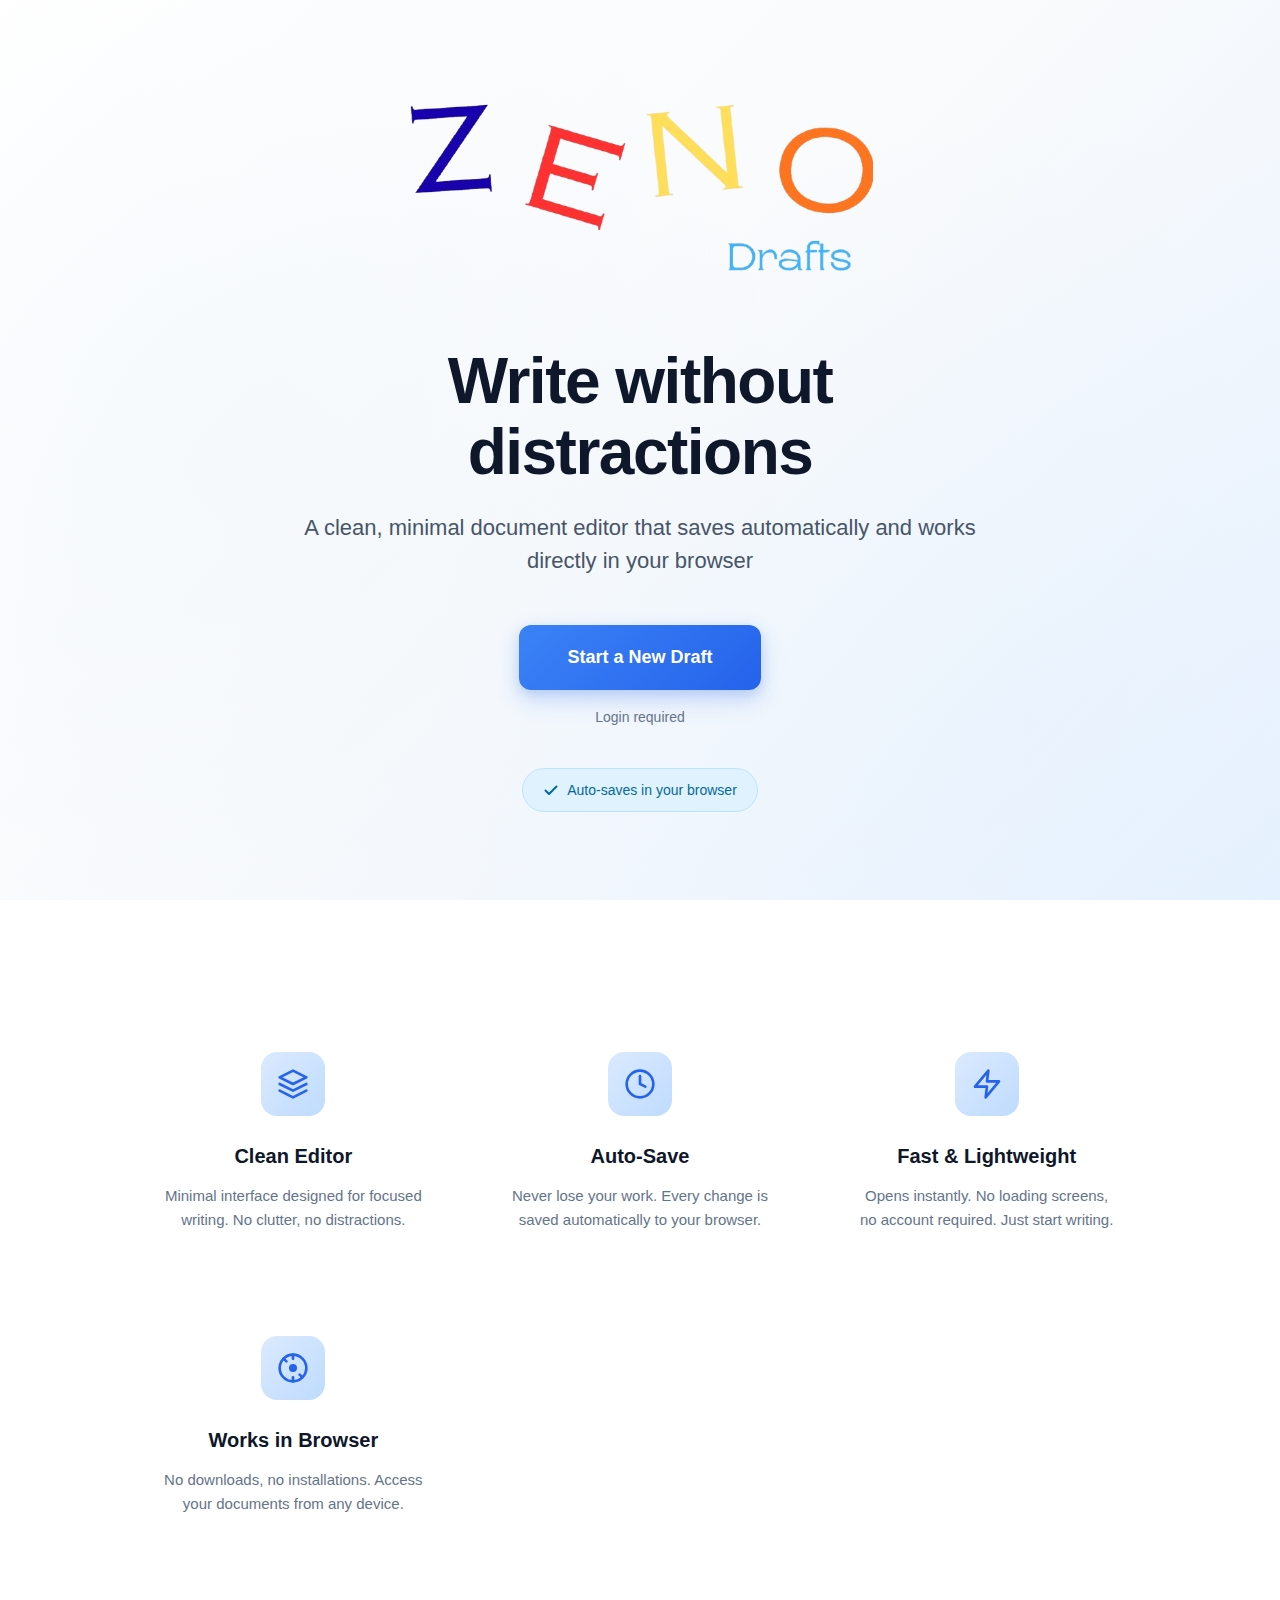
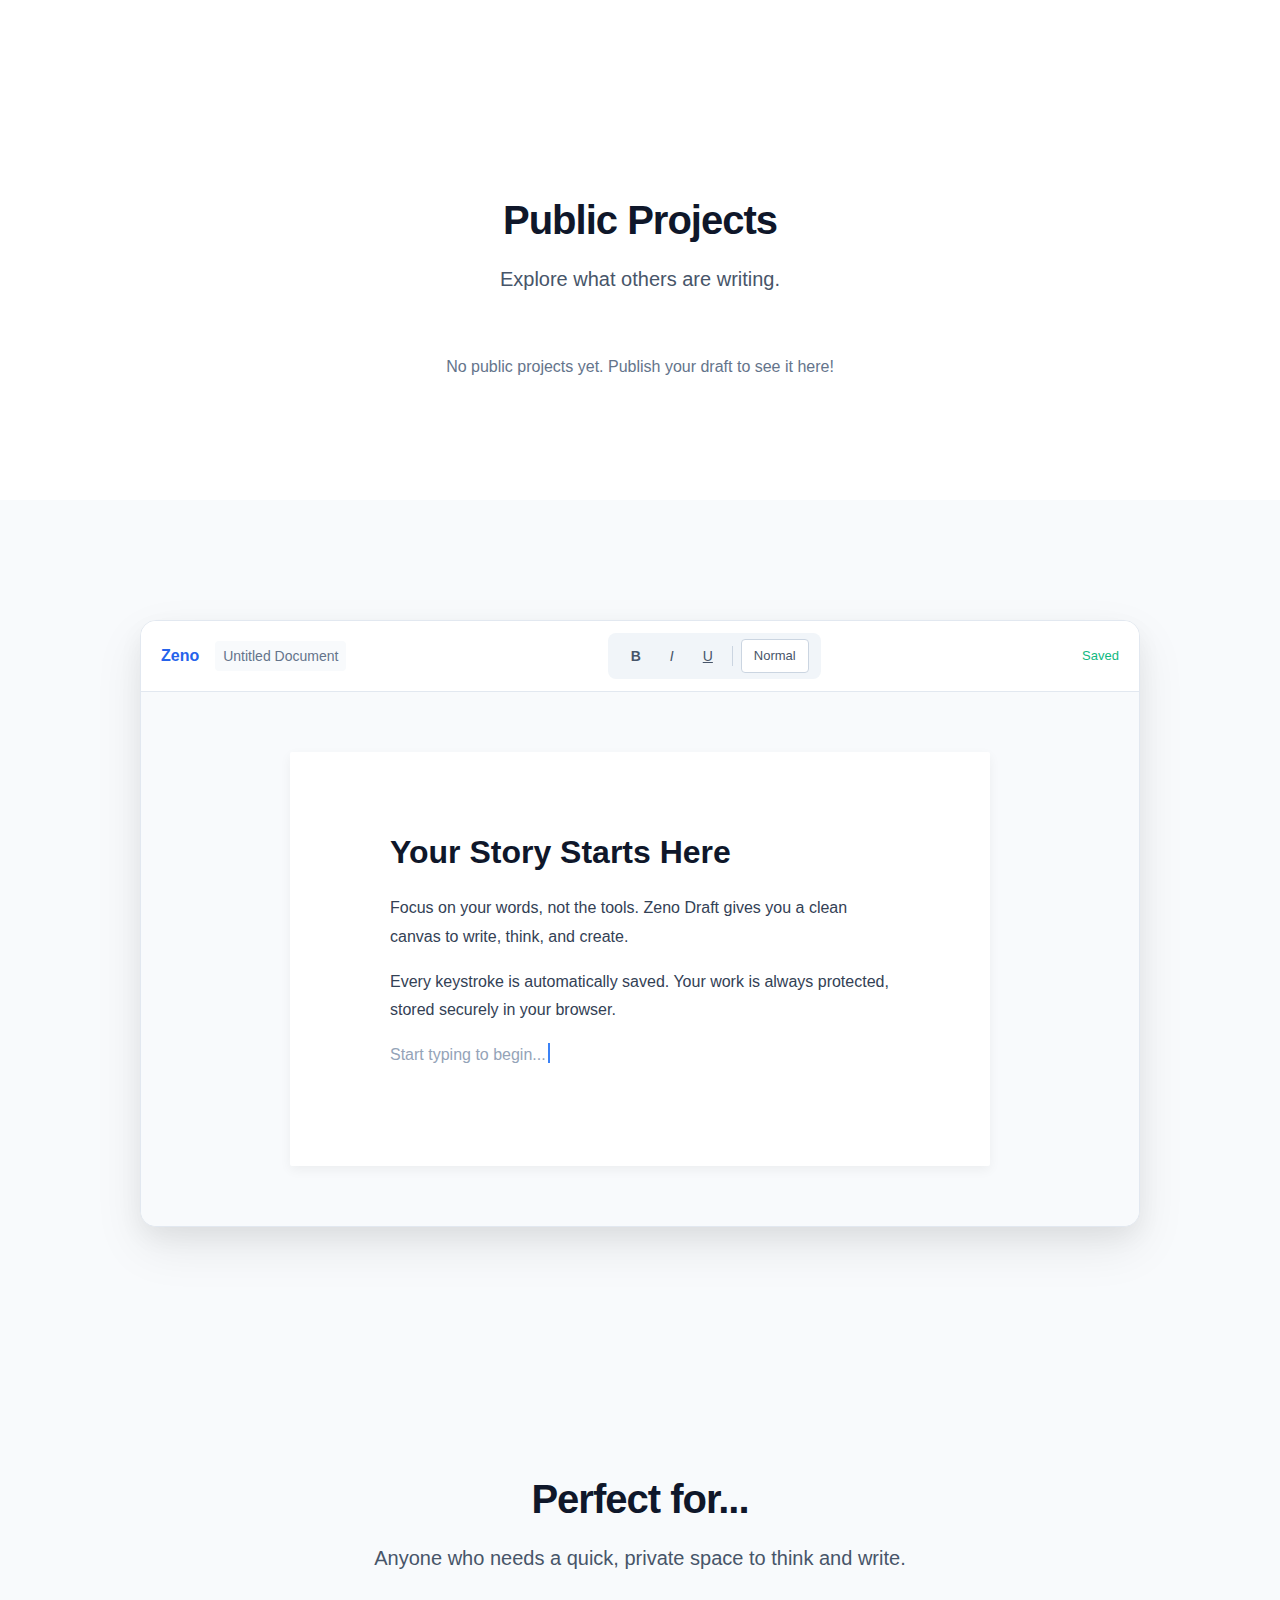
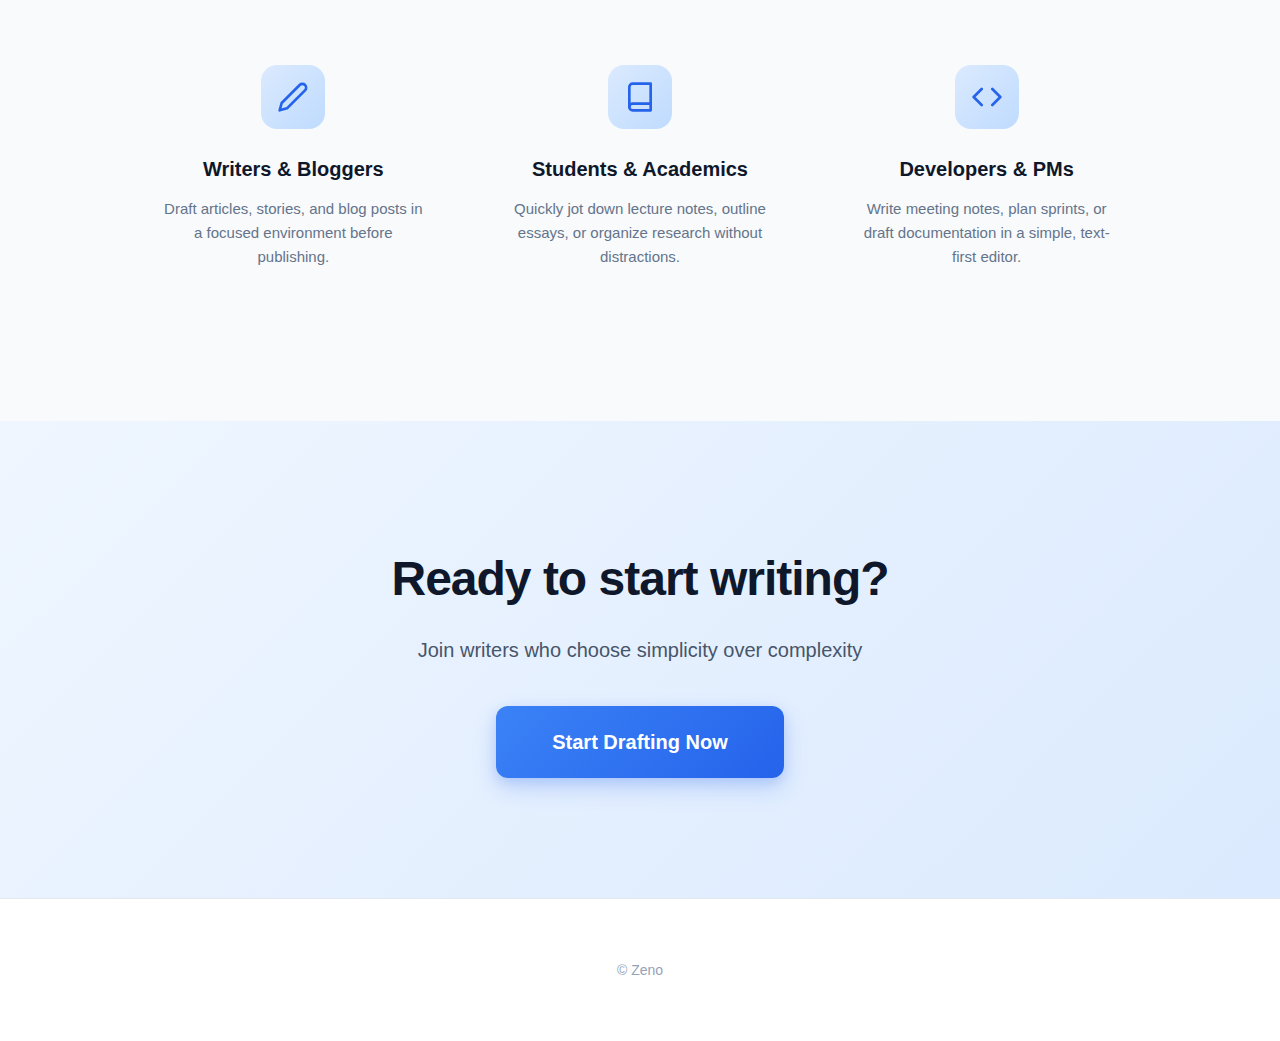
<file: index.html>
<!DOCTYPE html>
<html lang="en">
<head>
    <meta charset="UTF-8">
    <meta name="viewport" content="width=device-width, initial-scale=1.0">
    <title>Zeno Draft - Write without distractions</title>
    <meta name="description" content="A simple, fast, browser-based document editor focused on distraction-free writing. No login required.">
    <link rel="stylesheet" href="landing-style.css">
    <link rel="icon" type="image/png" href="/favicon.png">

</head>
<body>
    
    <!-- HERO SECTION -->
    <section class="hero">
        <div class="container">
            <!-- Logo/Brand -->
            <div class="brand">
                <img src="logo.png" alt="Zeno Draft Logo">
                
            </div>
            
            <!-- Hero Content -->
            <div class="hero-content">
                <h2 class="headline">Write without distractions</h2>
                <p class="subheadline">A clean, minimal document editor that saves automatically and works directly in your browser</p>
                
                <!-- Primary CTA -->
                <div class="cta-group">
                    <a href="docs.html" class="btn-primary">Start a New Draft</a>
                    <p class="cta-note">Login required</p>
                </div>
            </div>
            
            <!-- Hero Badge/Trust Element -->
            <div class="hero-badge">
                <svg width="16" height="16" viewBox="0 0 16 16" fill="none" xmlns="http://www.w3.org/2000/svg">
                    <path d="M13.5 4.5L6 12L2.5 8.5" stroke="currentColor" stroke-width="2" stroke-linecap="round" stroke-linejoin="round"/>
                </svg>
                <span>Auto-saves in your browser</span>
            </div>
        </div>
    </section>
    
    <!-- Why Zeno Draft -->
    <section class="features">
        <div class="container">
            <div class="features-grid">
                
                <!-- Feature 1 -->
                <div class="feature-card">
                    <div class="feature-icon">
                        <svg width="32" height="32" viewBox="0 0 24 24" fill="none" xmlns="http://www.w3.org/2000/svg">
                            <path d="M12 2L2 7L12 12L22 7L12 2Z" stroke="currentColor" stroke-width="2" stroke-linecap="round" stroke-linejoin="round"/>
                            <path d="M2 17L12 22L22 17" stroke="currentColor" stroke-width="2" stroke-linecap="round" stroke-linejoin="round"/>
                            <path d="M2 12L12 17L22 12" stroke="currentColor" stroke-width="2" stroke-linecap="round" stroke-linejoin="round"/>
                        </svg>
                    </div>
                    <h3 class="feature-title">Clean Editor</h3>
                    <p class="feature-description">Minimal interface designed for focused writing. No clutter, no distractions.</p>
                </div>
                
                <!-- Feature 2 -->
                <div class="feature-card">
                    <div class="feature-icon">
                        <svg width="32" height="32" viewBox="0 0 24 24" fill="none" xmlns="http://www.w3.org/2000/svg">
                            <circle cx="12" cy="12" r="10" stroke="currentColor" stroke-width="2"/>
                            <path d="M12 6V12L16 14" stroke="currentColor" stroke-width="2" stroke-linecap="round"/>
                        </svg>
                    </div>
                    <h3 class="feature-title">Auto-Save</h3>
                    <p class="feature-description">Never lose your work. Every change is saved automatically to your browser.</p>
                </div>
                
                <!-- Feature 3 -->
                <div class="feature-card">
                    <div class="feature-icon">
                        <svg width="32" height="32" viewBox="0 0 24 24" fill="none" xmlns="http://www.w3.org/2000/svg">
                            <path d="M13 2L3 14H12L11 22L21 10H12L13 2Z" stroke="currentColor" stroke-width="2" stroke-linecap="round" stroke-linejoin="round"/>
                        </svg>
                    </div>
                    <h3 class="feature-title">Fast & Lightweight</h3>
                    <p class="feature-description">Opens instantly. No loading screens, no account required. Just start writing.</p>
                </div>
                
                <!-- Feature 4 -->
                <div class="feature-card">
                    <div class="feature-icon">
                        <svg width="32" height="32" viewBox="0 0 24 24" fill="none" xmlns="http://www.w3.org/2000/svg">
                            <circle cx="12" cy="12" r="10" stroke="currentColor" stroke-width="2"/>
                            <circle cx="12" cy="12" r="3" fill="currentColor"/>
                            <path d="M12 2V5" stroke="currentColor" stroke-width="2" stroke-linecap="round"/>
                            <path d="M12 19V22" stroke="currentColor" stroke-width="2" stroke-linecap="round"/>
                            <path d="M4.93 4.93L7.05 7.05" stroke="currentColor" stroke-width="2" stroke-linecap="round"/>
                            <path d="M16.95 16.95L19.07 19.07" stroke="currentColor" stroke-width="2" stroke-linecap="round"/>
                        </svg>
                    </div>
                    <h3 class="feature-title">Works in Browser</h3>
                    <p class="feature-description">No downloads, no installations. Access your documents from any device.</p>
                </div>
                
            </div>
        </div>
    </section>

    <!-- Public Projects Section -->
    <section class="features" id="projects">
        <div class="container">
            <div style="text-align: center; max-width: 700px; margin: 0 auto 60px;">
                <h2 class="final-cta-headline" style="font-size: 40px; margin-bottom: 12px;">Public Projects</h2>
                <p class="subheadline" style="font-size: 20px; margin-bottom: 0;">Explore what others are writing.</p>
            </div>
            <div class="features-grid" id="projects-grid">
                <!-- Projects will be dynamically inserted here -->
                <p id="no-projects-msg" style="grid-column: 1 / -1; text-align: center; color: #64748b;">No public projects yet. Publish your draft to see it here!</p>
            </div>
        </div>
    </section>
    
    <!-- How it works -->
    <section class="preview" id="editor">
        <div class="container">
            <div class="preview-wrapper">
                <!-- Mock Editor Interface -->
                <div class="mock-editor">
                    <!-- Mock Toolbar -->
                    <div class="mock-toolbar">
                        <div class="mock-toolbar-left">
                            <div class="mock-logo-small">Zeno</div>
                            <div class="mock-doc-title">Untitled Document</div>
                        </div>
                        <div class="mock-toolbar-controls">
                            <div class="mock-btn"><strong>B</strong></div>
                            <div class="mock-btn"><em>I</em></div>
                            <div class="mock-btn"><u>U</u></div>
                            <div class="mock-divider"></div>
                            <div class="mock-select">Normal</div>
                        </div>
                        <div class="mock-toolbar-right">
                            <div class="mock-status">Saved</div>
                        </div>
                    </div>
                    
                    <!-- Mock Document -->
                    <div class="mock-document">
                        <div class="mock-page">
                            <h1 class="mock-heading">Your Story Starts Here</h1>
                            <p class="mock-paragraph">Focus on your words, not the tools. Zeno Draft gives you a clean canvas to write, think, and create.</p>
                            <p class="mock-paragraph">Every keystroke is automatically saved. Your work is always protected, stored securely in your browser.</p>
                            <p class="mock-paragraph mock-cursor">Start typing to begin...</p>
                        </div>
                    </div>
                </div>
            </div>
        </div>
    </section>

    <!-- Use cases -->
    <section class="features" style="background: #f8fafc;">
        <div class="container">
            <div style="text-align: center; max-width: 700px; margin: 0 auto 60px;">
                <h2 class="final-cta-headline" style="font-size: 40px; margin-bottom: 12px;">Perfect for...</h2>
                <p class="subheadline" style="font-size: 20px; margin-bottom: 0;">Anyone who needs a quick, private space to think and write.</p>
            </div>
            <div class="features-grid">
                
                <!-- Use Case 1 -->
                <div class="feature-card">
                    <div class="feature-icon">
                        <svg width="32" height="32" viewBox="0 0 24 24" fill="none" xmlns="http://www.w3.org/2000/svg">
                            <path d="M17 3a2.828 2.828 0 1 1 4 4L7.5 20.5 2 22l1.5-5.5L17 3z" stroke="currentColor" stroke-width="2" stroke-linecap="round" stroke-linejoin="round"/>
                        </svg>
                    </div>
                    <h3 class="feature-title">Writers & Bloggers</h3>
                    <p class="feature-description">Draft articles, stories, and blog posts in a focused environment before publishing.</p>
                </div>
                
                <!-- Use Case 2 -->
                <div class="feature-card">
                    <div class="feature-icon">
                        <svg width="32" height="32" viewBox="0 0 24 24" fill="none" xmlns="http://www.w3.org/2000/svg">
                            <path d="M4 19.5A2.5 2.5 0 0 1 6.5 17H20" stroke="currentColor" stroke-width="2" stroke-linecap="round" stroke-linejoin="round"/>
                            <path d="M6.5 2H20v20H6.5A2.5 2.5 0 0 1 4 19.5v-15A2.5 2.5 0 0 1 6.5 2z" stroke="currentColor" stroke-width="2" stroke-linecap="round" stroke-linejoin="round"/>
                        </svg>
                    </div>
                    <h3 class="feature-title">Students & Academics</h3>
                    <p class="feature-description">Quickly jot down lecture notes, outline essays, or organize research without distractions.</p>
                </div>
                
                <!-- Use Case 3 -->
                <div class="feature-card">
                    <div class="feature-icon">
                        <svg width="32" height="32" viewBox="0 0 24 24" fill="none" xmlns="http://www.w3.org/2000/svg">
                            <polyline points="16 18 22 12 16 6" stroke="currentColor" stroke-width="2" stroke-linecap="round" stroke-linejoin="round"></polyline>
                            <polyline points="8 6 2 12 8 18" stroke="currentColor" stroke-width="2" stroke-linecap="round" stroke-linejoin="round"></polyline>
                        </svg>
                    </div>
                    <h3 class="feature-title">Developers & PMs</h3>
                    <p class="feature-description">Write meeting notes, plan sprints, or draft documentation in a simple, text-first editor.</p>
                </div>
                
            </div>
        </div>
    </section>
    
    <!-- FINAL CTA SECTION -->
    <section class="final-cta">
        <div class="container">
            <div class="final-cta-content">
                <h2 class="final-cta-headline">Ready to start writing?</h2>
                <p class="final-cta-subheadline">Join writers who choose simplicity over complexity</p>
                <a href="docs.html" class="btn-primary btn-large">Start Drafting Now</a>
            </div>
        </div>
    </section>
    
    <!-- FOOTER -->
    <footer class="footer">
        <div class="container">
            <p class="footer-text">© Zeno</p>
        </div>
    </footer>
    
    <script>
        document.addEventListener('DOMContentLoaded', () => {
            const projectsGrid = document.getElementById('projects-grid');
            const noProjectsMsg = document.getElementById('no-projects-msg');
            const allDocs = JSON.parse(localStorage.getItem('zenoDocs') || '{}');
            
            const publicProjects = [];
            for (const user in allDocs) {
                const userProjects = allDocs[user] || [];
                userProjects.forEach(project => {
                    if (project.published) {
                        publicProjects.push({ ...project, author: user });
                    }
                });
            }

            if (publicProjects.length > 0) {
                if(noProjectsMsg) noProjectsMsg.style.display = 'none';
                publicProjects.forEach(project => {
                    const projectCard = document.createElement('a');
                    projectCard.href = `docs.html?id=${project.id}`;
                    projectCard.className = 'feature-card'; // Re-using feature card style
                    projectCard.style.textAlign = 'left';
                    projectCard.style.textDecoration = 'none';

                    projectCard.innerHTML = `
                        <h3 class="feature-title">${project.title || 'Untitled Project'}</h3>
                        <p class="feature-description">By ${project.author}</p>
                    `;
                    projectsGrid.appendChild(projectCard);
                });
            }
        });
    </script>
    
</body>
</html>
</file>
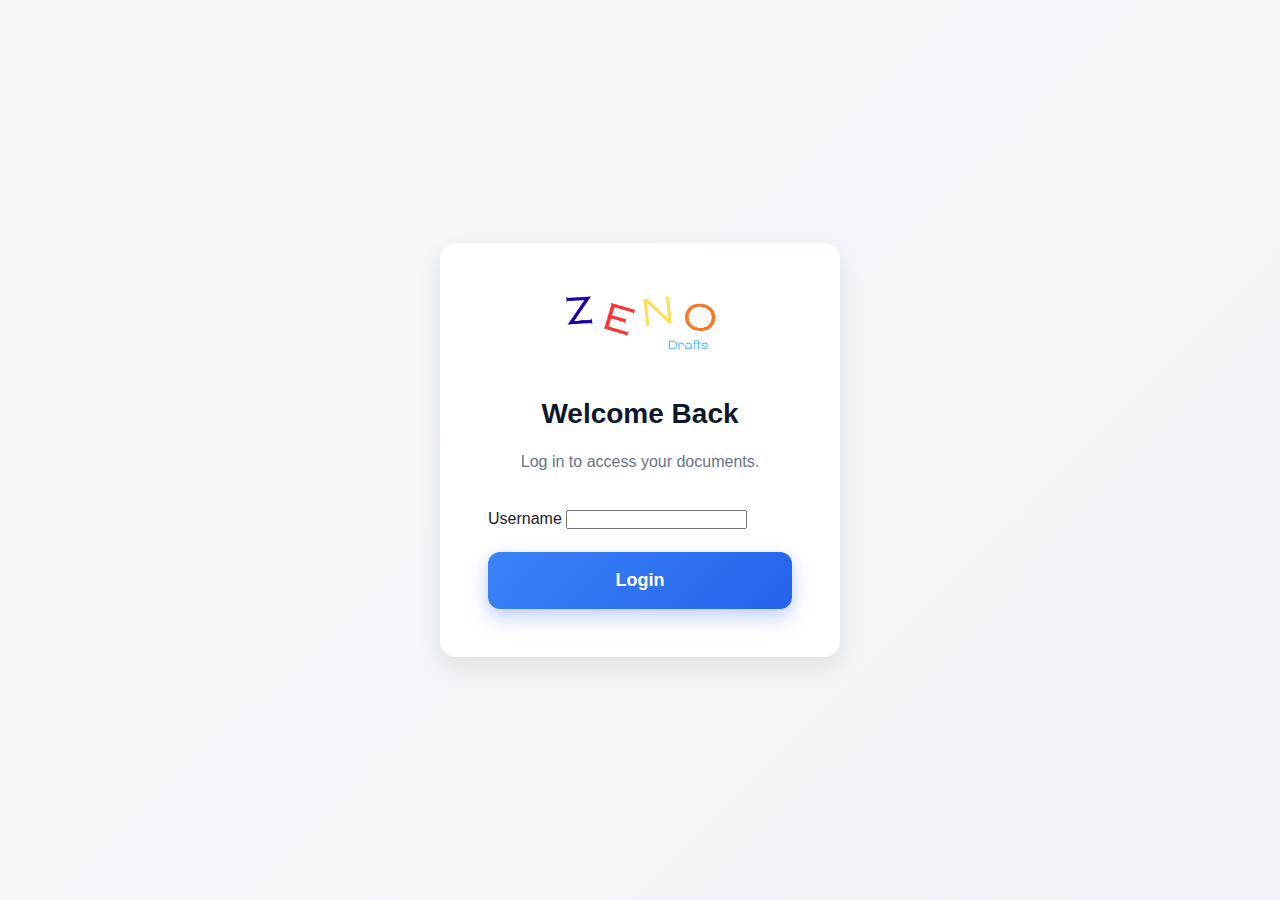
<file: docs.html>
<!DOCTYPE html>
<html lang="en">
<head>
    <meta charset="UTF-8">
    <meta name="viewport" content="width=device-width, initial-scale=1.0">
    <title>Zeno Draft - Untitled Document</title>
    <link rel="stylesheet" href="docs-style.css">
    <link rel="icon" type="image/png" href="/favicon.png">
    <script>
        // Auth check: redirect to login if user is not logged in
        if (!sessionStorage.getItem('zeno-user')) {
            // Pass the intended destination so login can redirect back.
            window.location.href = `login.html`;
        }
    </script>
</head>
<body>
    <!-- Top Navigation Bar -->
    <nav class="navbar">
        <div class="navbar-container">
            <div class="navbar-left">
                <h1 class="app-name">Zeno Draft</h1>
                <input type="text" id="doc-title" class="doc-title" value="Untitled Document" placeholder="Document title">
            </div>
            
            <div class="navbar-center">
                <!-- Formatting Toolbar -->
                <div class="toolbar">
                    <!-- Text Formatting -->
                    <button class="toolbar-btn" id="bold-btn" title="Bold (Ctrl+B)" data-command="bold">
                        <strong>B</strong>
                    </button>
                    <button class="toolbar-btn" id="italic-btn" title="Italic (Ctrl+I)" data-command="italic">
                        <em>I</em>
                    </button>
                    <button class="toolbar-btn" id="underline-btn" title="Underline (Ctrl+U)" data-command="underline">
                        <u>U</u>
                    </button>
                    
                    <div class="toolbar-divider"></div>
                    
                    <!-- Font Size -->
                    <select id="font-size" class="toolbar-select" title="Font size">
                        <option value="1">Small</option>
                        <option value="3" selected>Normal</option>
                        <option value="5">Large</option>
                        <option value="7">Huge</option>
                    </select>
                    
                    <div class="toolbar-divider"></div>
                    
                    <!-- Headings -->
                    <select id="format-block" class="toolbar-select" title="Format">
                        <option value="p">Normal</option>
                        <option value="h1">Heading 1</option>
                        <option value="h2">Heading 2</option>
                        <option value="h3">Heading 3</option>
                    </select>
                    
                    <div class="toolbar-divider"></div>
                    
                    <!-- Text Alignment -->
                    <button class="toolbar-btn" title="Align Left" data-command="justifyLeft">
                        <svg width="16" height="16" viewBox="0 0 16 16" fill="none" xmlns="http://www.w3.org/2000/svg">
                            <path d="M2 3h12M2 6h8M2 9h12M2 12h8" stroke="currentColor" stroke-width="1.5" stroke-linecap="round"/>
                        </svg>
                    </button>
                    <button class="toolbar-btn" title="Align Center" data-command="justifyCenter">
                        <svg width="16" height="16" viewBox="0 0 16 16" fill="none" xmlns="http://www.w3.org/2000/svg">
                            <path d="M2 3h12M4 6h8M2 9h12M4 12h8" stroke="currentColor" stroke-width="1.5" stroke-linecap="round"/>
                        </svg>
                    </button>
                    <button class="toolbar-btn" title="Align Right" data-command="justifyRight">
                        <svg width="16" height="16" viewBox="0 0 16 16" fill="none" xmlns="http://www.w3.org/2000/svg">
                            <path d="M2 3h12M6 6h8M2 9h12M6 12h8" stroke="currentColor" stroke-width="1.5" stroke-linecap="round"/>
                        </svg>
                    </button>
                    
                    <div class="toolbar-divider"></div>
                    
                    <!-- Lists -->
                    <button class="toolbar-btn" title="Bullet List" data-command="insertUnorderedList">
                        <svg width="16" height="16" viewBox="0 0 16 16" fill="none" xmlns="http://www.w3.org/2000/svg">
                            <circle cx="3" cy="4" r="1.5" fill="currentColor"/>
                            <circle cx="3" cy="8" r="1.5" fill="currentColor"/>
                            <circle cx="3" cy="12" r="1.5" fill="currentColor"/>
                            <path d="M7 4h7M7 8h7M7 12h7" stroke="currentColor" stroke-width="1.5" stroke-linecap="round"/>
                        </svg>
                    </button>
                    <button class="toolbar-btn" title="Numbered List" data-command="insertOrderedList">
                        <svg width="16" height="16" viewBox="0 0 16 16" fill="none" xmlns="http://www.w3.org/2000/svg">
                            <text x="1" y="6" font-size="7" fill="currentColor" font-weight="600">1.</text>
                            <text x="1" y="10" font-size="7" fill="currentColor" font-weight="600">2.</text>
                            <text x="1" y="14" font-size="7" fill="currentColor" font-weight="600">3.</text>
                            <path d="M7 4h7M7 8h7M7 12h7" stroke="currentColor" stroke-width="1.5" stroke-linecap="round"/>
                        </svg>
                    </button>
                </div>
            </div>
            
            <div class="navbar-right">
                <span class="save-status" id="save-status">
                    <svg width="14" height="14" viewBox="0 0 16 16" fill="none" xmlns="http://www.w3.org/2000/svg">
                        <path d="M13.5 4.5L6 12L2.5 8.5" stroke="currentColor" stroke-width="2" stroke-linecap="round" stroke-linejoin="round"/>
                    </svg>
                    <span id="save-text">Saved</span>
                </span>
                <button class="save-btn" id="publish-btn" style="background: linear-gradient(135deg, #10b981 0%, #059669 100%);" title="Make this document public">
                    Publish
                </button>
                <button class="save-btn" id="save-btn">
                    <svg width="14" height="14" viewBox="0 0 16 16" fill="none" xmlns="http://www.w3.org/2000/svg">
                        <path d="M12 13H4c-.55 0-1-.45-1-1V4c0-.55.45-1 1-1h6l3 3v6c0 .55-.45 1-1 1z" stroke="currentColor" stroke-width="1.5" stroke-linecap="round" stroke-linejoin="round"/>
                        <path d="M10 13v-4H6v4M6 3v3h3" stroke="currentColor" stroke-width="1.5" stroke-linecap="round" stroke-linejoin="round"/>
                    </svg>
                    Save
                </button>
            </div>
        </div>
    </nav>
    
    <!-- Document Canvas -->
    <div class="canvas">
        <div class="page" id="editor" contenteditable="true" spellcheck="true">
            <!-- Blank canvas - content loads from localStorage or starts empty -->
        </div>
    </div>
    
    <script src="docs-script.js"></script>
</body>
</html>
</file>
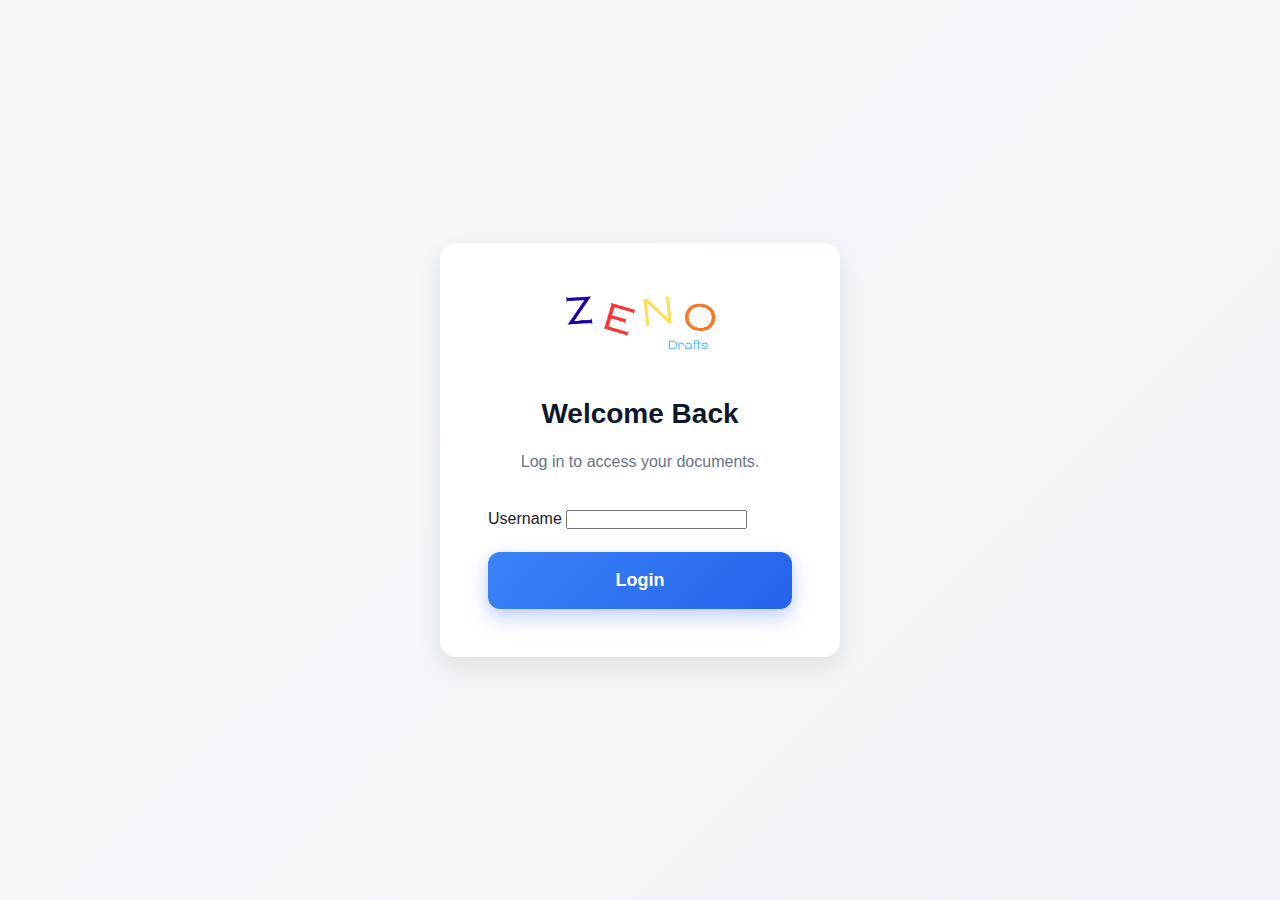
<file: login.html>
<!DOCTYPE html>
<html lang="en">
<head>
    <meta charset="UTF-8">
    <meta name="viewport" content="width=device-width, initial-scale=1.0">
    <title>Login - Zeno Draft</title>
    <link rel="stylesheet" href="landing-style.css">
    <link rel="icon" type="image/png" href="/favicon.png">
    <style>
        .login-section {
            min-height: 100vh;
            display: flex;
            align-items: center;
            justify-content: center;
            padding: 40px 24px;
        }
        .login-form-container {
            max-width: 400px;
            width: 100%;
            background: white;
            padding: 48px;
            border-radius: 16px;
            box-shadow: 0 10px 25px rgba(0, 0, 0, 0.08);
            text-align: center;
        }
        .login-form-container .brand {
            margin-bottom: 32px;
        }
        .login-form-container h2 {
            font-size: 28px;
            color: #0f172a;
            margin-bottom: 12px;
        }
        .login-form-container p {
            color: #64748b;
            margin-bottom: 32px;
        }
        .form-group {
            margin-bottom: 20px;
            text-align: left;
        }
    </style>
</head>
<body>
    <section class="login-section">
        <div class="login-form-container">
            <div class="brand">
                <img src="logo.png" alt="Zeno Draft Logo" style="max-width: 150px;">
            </div>
            <h2>Welcome Back</h2>
            <p>Log in to access your documents.</p>
            <form id="login-form">
                <div class="form-group">
                    <label for="username">Username</label>
                    <input type="text" id="username" name="username" class="doc-title" style="max-width: 100%;" required>
                </div>
                <button type="submit" class="btn-primary" style="width: 100%;">Login</button>
            </form>
        </div>
    </section>
    <script src="login.js"></script>
</body>
</html>
</file>
<file: landing-style.css>
/**
 * ZENO DRAFT - LANDING PAGE STYLES
 * Modern SaaS design with light + light blue theme
 */

/* ===========================
   RESET & BASE STYLES
   =========================== */
* {
    margin: 0;
    padding: 0;
    box-sizing: border-box;
}

html {
    scroll-behavior: smooth;
}

body {
    font-family: -apple-system, BlinkMacSystemFont, 'Segoe UI', 'Roboto', 'Oxygen', 
                 'Ubuntu', 'Cantarell', 'Fira Sans', 'Droid Sans', 'Helvetica Neue', sans-serif;
    -webkit-font-smoothing: antialiased;
    -moz-osx-font-smoothing: grayscale;
    background: linear-gradient(135deg, #f5f7fa 0%, #f0f4f8 100%);
    color: #1a202c;
    line-height: 1.6;
    overflow-x: hidden;
}

/* ===========================
   CONTAINER
   =========================== */
.container {
    max-width: 1200px;
    margin: 0 auto;
    padding: 0 24px;
}

/* ===========================
   HERO SECTION
   =========================== */
.hero {
    min-height: 100vh;
    display: flex;
    align-items: center;
    justify-content: center;
    padding: 60px 0;
    background: linear-gradient(135deg, #ffffff 0%, #f8fafc 50%, #e8f2ff 100%);
    position: relative;
    overflow: hidden;
}

/* Subtle background pattern */
.hero::before {
    content: '';
    position: absolute;
    top: 0;
    left: 0;
    right: 0;
    bottom: 0;
    background-image: 
        radial-gradient(circle at 20% 50%, rgba(66, 153, 225, 0.03) 0%, transparent 50%),
        radial-gradient(circle at 80% 80%, rgba(99, 179, 237, 0.03) 0%, transparent 50%);
    pointer-events: none;
}

.hero .container {
    position: relative;
    z-index: 1;
    text-align: center;
}

/* Brand/Logo */
.brand {
    margin-bottom: 60px;
}

.logo {
    font-size: 28px;
    font-weight: 600;
    color: #2563eb;
    letter-spacing: -0.5px;
}

/* Hero Content */
.hero-content {
    max-width: 720px;
    margin: 0 auto;
}

.headline {
    font-size: 64px;
    font-weight: 700;
    line-height: 1.1;
    margin-bottom: 24px;
    color: #0f172a;
    letter-spacing: -1.5px;
}

.subheadline {
    font-size: 22px;
    line-height: 1.5;
    color: #475569;
    margin-bottom: 48px;
    font-weight: 400;
}

/* CTA Group */
.cta-group {
    margin-bottom: 40px;
}

.btn-primary {
    display: inline-block;
    background: linear-gradient(135deg, #3b82f6 0%, #2563eb 100%);
    color: white;
    font-size: 18px;
    font-weight: 600;
    padding: 18px 48px;
    border-radius: 12px;
    text-decoration: none;
    box-shadow: 0 10px 25px rgba(37, 99, 235, 0.2),
                0 4px 12px rgba(37, 99, 235, 0.15);
    transition: all 0.3s cubic-bezier(0.4, 0, 0.2, 1);
    border: none;
    cursor: pointer;
}

.btn-primary:hover {
    transform: translateY(-2px);
    box-shadow: 0 15px 35px rgba(37, 99, 235, 0.25),
                0 6px 15px rgba(37, 99, 235, 0.2);
}

.btn-primary:active {
    transform: translateY(0);
}

.btn-large {
    padding: 20px 56px;
    font-size: 20px;
}

.cta-note {
    margin-top: 16px;
    font-size: 14px;
    color: #64748b;
    font-weight: 500;
}

/* Hero Badge */
.hero-badge {
    display: inline-flex;
    align-items: center;
    gap: 8px;
    background: #e0f2fe;
    color: #0369a1;
    padding: 10px 20px;
    border-radius: 50px;
    font-size: 14px;
    font-weight: 500;
    border: 1px solid #bae6fd;
}

.hero-badge svg {
    width: 16px;
    height: 16px;
}

/* ===========================
   VISUAL PREVIEW SECTION
   =========================== */
.preview {
    padding: 120px 0;
    background: #f8fafc;
}

.preview-wrapper {
    max-width: 1000px;
    margin: 0 auto;
}

/* Mock Editor */
.mock-editor {
    background: white;
    border-radius: 16px;
    box-shadow: 0 20px 50px rgba(0, 0, 0, 0.08),
                0 10px 25px rgba(0, 0, 0, 0.05);
    overflow: hidden;
    border: 1px solid #e2e8f0;
}

/* Mock Toolbar */
.mock-toolbar {
    display: flex;
    align-items: center;
    justify-content: space-between;
    padding: 12px 20px;
    background: #ffffff;
    border-bottom: 1px solid #e2e8f0;
}

.mock-toolbar-left {
    display: flex;
    align-items: center;
    gap: 16px;
}

.mock-logo-small {
    font-weight: 600;
    color: #2563eb;
    font-size: 16px;
}

.mock-doc-title {
    font-size: 14px;
    color: #64748b;
    padding: 4px 8px;
    background: #f8fafc;
    border-radius: 4px;
}

.mock-toolbar-controls {
    display: flex;
    align-items: center;
    gap: 4px;
    background: #f1f5f9;
    padding: 6px 12px;
    border-radius: 8px;
}

.mock-btn {
    width: 32px;
    height: 32px;
    display: flex;
    align-items: center;
    justify-content: center;
    background: transparent;
    border-radius: 4px;
    font-size: 14px;
    color: #475569;
    cursor: default;
}

.mock-divider {
    width: 1px;
    height: 20px;
    background: #cbd5e1;
    margin: 0 4px;
}

.mock-select {
    padding: 6px 12px;
    background: white;
    border: 1px solid #cbd5e1;
    border-radius: 4px;
    font-size: 13px;
    color: #475569;
}

.mock-toolbar-right {
    display: flex;
    align-items: center;
}

.mock-status {
    font-size: 13px;
    color: #10b981;
    font-weight: 500;
}

/* Mock Document */
.mock-document {
    background: #f8fafc;
    padding: 60px 40px;
    min-height: 500px;
}

.mock-page {
    background: white;
    max-width: 700px;
    margin: 0 auto;
    padding: 80px 100px;
    box-shadow: 0 4px 12px rgba(0, 0, 0, 0.05);
    border-radius: 2px;
}

.mock-heading {
    font-size: 32px;
    font-weight: 600;
    color: #0f172a;
    margin-bottom: 20px;
    line-height: 1.3;
}

.mock-paragraph {
    font-size: 16px;
    line-height: 1.8;
    color: #334155;
    margin-bottom: 16px;
}

.mock-cursor {
    color: #94a3b8;
    position: relative;
}

.mock-cursor::after {
    content: '';
    display: inline-block;
    width: 2px;
    height: 20px;
    background: #3b82f6;
    margin-left: 2px;
    animation: blink 1s infinite;
    vertical-align: text-bottom;
}

@keyframes blink {
    0%, 49% { opacity: 1; }
    50%, 100% { opacity: 0; }
}

/* ===========================
   FEATURES SECTION
   =========================== */
.features {
    padding: 120px 0;
    background: white;
}

.features-grid {
    display: grid;
    grid-template-columns: repeat(auto-fit, minmax(250px, 1fr));
    gap: 40px;
    max-width: 1000px;
    margin: 0 auto;
}

.feature-card {
    text-align: center;
    padding: 32px 24px;
    border-radius: 12px;
    transition: all 0.3s ease;
}

.feature-card:hover {
    background: #f8fafc;
    transform: translateY(-4px);
}

.feature-icon {
    width: 64px;
    height: 64px;
    margin: 0 auto 24px;
    display: flex;
    align-items: center;
    justify-content: center;
    background: linear-gradient(135deg, #dbeafe 0%, #bfdbfe 100%);
    border-radius: 16px;
    color: #2563eb;
}

.feature-title {
    font-size: 20px;
    font-weight: 600;
    color: #0f172a;
    margin-bottom: 12px;
}

.feature-description {
    font-size: 15px;
    line-height: 1.6;
    color: #64748b;
}

/* ===========================
   FINAL CTA SECTION
   =========================== */
.final-cta {
    padding: 120px 0;
    background: linear-gradient(135deg, #eff6ff 0%, #dbeafe 100%);
    text-align: center;
}

.final-cta-content {
    max-width: 600px;
    margin: 0 auto;
}

.final-cta-headline {
    font-size: 48px;
    font-weight: 700;
    color: #0f172a;
    margin-bottom: 16px;
    letter-spacing: -1px;
}

.final-cta-subheadline {
    font-size: 20px;
    color: #475569;
    margin-bottom: 40px;
}

/* ===========================
   FOOTER
   =========================== */
.footer {
    padding: 60px 0;
    background: white;
    border-top: 1px solid #e2e8f0;
    text-align: center;
}

.footer-text {
    font-size: 14px;
    color: #94a3b8;
    font-weight: 500;
}

/* ===========================
   RESPONSIVE DESIGN
   =========================== */
@media (max-width: 1024px) {
    .headline {
        font-size: 52px;
    }
    
    .subheadline {
        font-size: 20px;
    }
    
    .mock-page {
        padding: 60px 60px;
    }
}

@media (max-width: 768px) {
    .hero {
        min-height: auto;
        padding: 80px 0;
    }
    
    .headline {
        font-size: 42px;
    }
    
    .subheadline {
        font-size: 18px;
        margin-bottom: 36px;
    }
    
    .btn-primary {
        font-size: 16px;
        padding: 16px 36px;
    }
    
    .btn-large {
        padding: 18px 44px;
        font-size: 18px;
    }
    
    .preview {
        padding: 80px 0;
    }
    
    .features {
        padding: 80px 0;
    }
    
    .features-grid {
        grid-template-columns: 1fr;
        gap: 32px;
    }
    
    .final-cta {
        padding: 80px 0;
    }
    
    .final-cta-headline {
        font-size: 36px;
    }
    
    .final-cta-subheadline {
        font-size: 18px;
    }
    
    .mock-document {
        padding: 40px 20px;
    }
    
    .mock-page {
        padding: 40px 32px;
    }
    
    .mock-heading {
        font-size: 26px;
    }
    
    .mock-paragraph {
        font-size: 15px;
    }
    
    .mock-toolbar {
        flex-wrap: wrap;
        gap: 8px;
    }
    
    .mock-toolbar-controls {
        order: 3;
        width: 100%;
    }
}

@media (max-width: 480px) {
    .headline {
        font-size: 36px;
    }
    
    .subheadline {
        font-size: 16px;
    }
    
    .logo {
        font-size: 24px;
    }
    
    .brand {
        margin-bottom: 40px;
    }
    
    .hero-badge {
        font-size: 13px;
        padding: 8px 16px;
    }
    
    .mock-page {
        padding: 32px 24px;
    }
    
    .final-cta-headline {
        font-size: 32px;
    }
    
    .container {
        padding: 0 16px;
    }
}

/* ===========================
   SMOOTH TRANSITIONS
   =========================== */
a, button {
    transition: all 0.3s cubic-bezier(0.4, 0, 0.2, 1);
}

/* ===========================
   SELECTION COLORS
   =========================== */
::selection {
    background: #bfdbfe;
    color: #1e3a8a;
}

::-moz-selection {
    background: #bfdbfe;
    color: #1e3a8a;
}
</file>
<file: docs-style.css>
/**
 * ZENO DRAFT - DOCUMENT EDITOR STYLES
 * Premium design matching landing page with light + light blue theme
 */

/* ===========================
   RESET & BASE STYLES
   =========================== */
* {
    margin: 0;
    padding: 0;
    box-sizing: border-box;
}

body {
    font-family: -apple-system, BlinkMacSystemFont, 'Segoe UI', 'Roboto', 'Oxygen', 
                 'Ubuntu', 'Cantarell', 'Fira Sans', 'Droid Sans', 'Helvetica Neue', sans-serif;
    -webkit-font-smoothing: antialiased;
    -moz-osx-font-smoothing: grayscale;
    background: linear-gradient(135deg, #f5f7fa 0%, #f0f4f8 100%);
    color: #1a202c;
    overflow-x: hidden;
}

/* ===========================
   NAVIGATION BAR
   =========================== */
.navbar {
    background: linear-gradient(135deg, #ffffff 0%, #f8fafc 100%);
    border-bottom: 1px solid #e2e8f0;
    padding: 12px 0;
    position: sticky;
    top: 0;
    z-index: 1000;
    box-shadow: 0 2px 8px rgba(0, 0, 0, 0.04);
    backdrop-filter: blur(8px);
}

.navbar-container {
    max-width: 1400px;
    margin: 0 auto;
    padding: 0 24px;
    display: flex;
    align-items: center;
    justify-content: space-between;
}

.navbar-left {
    display: flex;
    align-items: center;
    gap: 20px;
    min-width: 280px;
}

.app-name {
    font-size: 22px;
    font-weight: 600;
    color: #2563eb;
    letter-spacing: -0.5px;
    white-space: nowrap;
}

.doc-title {
    border: none;
    outline: none;
    font-size: 15px;
    padding: 8px 14px;
    border-radius: 8px;
    transition: all 0.2s cubic-bezier(0.4, 0, 0.2, 1);
    max-width: 280px;
    background: #f8fafc;
    color: #1a202c;
    font-weight: 500;
    border: 1px solid transparent;
}

.doc-title:hover {
    background-color: #f1f5f9;
    border-color: #cbd5e1;
}

.doc-title:focus {
    background-color: #fff;
    border-color: #3b82f6;
    box-shadow: 0 0 0 3px rgba(59, 130, 246, 0.1);
}

/* ===========================
   TOOLBAR
   =========================== */
.navbar-center {
    flex: 1;
    display: flex;
    justify-content: center;
    padding: 0 20px;
}

.toolbar {
    display: flex;
    align-items: center;
    gap: 4px;
    background: linear-gradient(135deg, #f8fafc 0%, #f1f5f9 100%);
    padding: 8px 16px;
    border-radius: 12px;
    box-shadow: 0 2px 8px rgba(0, 0, 0, 0.06);
    border: 1px solid #e2e8f0;
}

.toolbar-btn {
    background-color: transparent;
    border: none;
    padding: 8px 12px;
    cursor: pointer;
    border-radius: 8px;
    font-size: 14px;
    color: #475569;
    transition: all 0.2s cubic-bezier(0.4, 0, 0.2, 1);
    display: flex;
    align-items: center;
    justify-content: center;
    min-width: 36px;
    height: 36px;
    position: relative;
}

.toolbar-btn svg {
    color: #475569;
    transition: color 0.2s;
}

.toolbar-btn:hover {
    background: linear-gradient(135deg, #dbeafe 0%, #bfdbfe 100%);
    color: #1e40af;
    transform: translateY(-1px);
}

.toolbar-btn:hover svg {
    color: #1e40af;
}

.toolbar-btn:active,
.toolbar-btn.active {
    background: linear-gradient(135deg, #3b82f6 0%, #2563eb 100%);
    color: white;
    box-shadow: 0 2px 6px rgba(59, 130, 246, 0.3);
}

.toolbar-btn:active svg,
.toolbar-btn.active svg {
    color: white;
}

.toolbar-select {
    background: white;
    border: 1px solid #cbd5e1;
    padding: 7px 28px 7px 12px;
    border-radius: 8px;
    font-size: 14px;
    cursor: pointer;
    color: #1a202c;
    outline: none;
    transition: all 0.2s cubic-bezier(0.4, 0, 0.2, 1);
    appearance: none;
    background-image: url("data:image/svg+xml,%3Csvg xmlns='http://www.w3.org/2000/svg' width='12' height='12' viewBox='0 0 12 12'%3E%3Cpath fill='%23475569' d='M6 9L1 4h10z'/%3E%3C/svg%3E");
    background-repeat: no-repeat;
    background-position: right 10px center;
    font-weight: 500;
}

.toolbar-select:hover {
    background-color: #f8fafc;
    border-color: #64748b;
    box-shadow: 0 2px 4px rgba(0, 0, 0, 0.05);
}

.toolbar-select:focus {
    border-color: #3b82f6;
    box-shadow: 0 0 0 3px rgba(59, 130, 246, 0.1);
}

.toolbar-divider {
    width: 1px;
    height: 24px;
    background: linear-gradient(to bottom, transparent, #cbd5e1, transparent);
    margin: 0 6px;
}

/* ===========================
   SAVE STATUS & BUTTON
   =========================== */
.navbar-right {
    display: flex;
    align-items: center;
    gap: 16px;
    min-width: 200px;
    justify-content: flex-end;
}

.save-status {
    display: flex;
    align-items: center;
    gap: 6px;
    font-size: 13px;
    color: #10b981;
    font-weight: 500;
    padding: 6px 12px;
    background: #d1fae5;
    border-radius: 8px;
    border: 1px solid #a7f3d0;
}

.save-status svg {
    width: 14px;
    height: 14px;
}

.save-status.saving {
    color: #3b82f6;
    background: #dbeafe;
    border-color: #bfdbfe;
}

.save-status.saving svg {
    animation: spin 1s linear infinite;
}

@keyframes spin {
    from { transform: rotate(0deg); }
    to { transform: rotate(360deg); }
}

.save-status.unsaved {
    color: #f59e0b;
    background: #fef3c7;
    border-color: #fde68a;
}

.save-btn {
    display: flex;
    align-items: center;
    gap: 6px;
    background: linear-gradient(135deg, #3b82f6 0%, #2563eb 100%);
    color: white;
    border: none;
    padding: 8px 20px;
    border-radius: 8px;
    font-size: 14px;
    font-weight: 600;
    cursor: pointer;
    transition: all 0.2s cubic-bezier(0.4, 0, 0.2, 1);
    box-shadow: 0 2px 6px rgba(37, 99, 235, 0.2);
}

.save-btn:hover {
    transform: translateY(-1px);
    box-shadow: 0 4px 12px rgba(37, 99, 235, 0.3);
}

.save-btn:active {
    transform: translateY(0);
    box-shadow: 0 2px 4px rgba(37, 99, 235, 0.2);
}

.save-btn svg {
    width: 14px;
    height: 14px;
}

/* ===========================
   DOCUMENT CANVAS & PAGE
   =========================== */
.canvas {
    min-height: calc(100vh - 80px);
    padding: 60px 20px;
    display: flex;
    justify-content: center;
    background: linear-gradient(135deg, #f8fafc 0%, #f0f4f8 50%, #e8f2ff 100%);
    position: relative;
}

/* Subtle background pattern */
.canvas::before {
    content: '';
    position: absolute;
    top: 0;
    left: 0;
    right: 0;
    bottom: 0;
    background-image: 
        radial-gradient(circle at 20% 30%, rgba(66, 153, 225, 0.02) 0%, transparent 50%),
        radial-gradient(circle at 80% 70%, rgba(99, 179, 237, 0.02) 0%, transparent 50%);
    pointer-events: none;
}

.page {
    width: 100%;
    max-width: 816px; /* A4 width at 96 DPI */
    min-height: 1056px; /* A4 height at 96 DPI */
    background: white;
    padding: 96px; /* 1 inch margins */
    box-shadow: 0 4px 20px rgba(0, 0, 0, 0.08),
                0 2px 8px rgba(0, 0, 0, 0.04);
    outline: none;
    line-height: 1.7;
    font-size: 16px;
    color: #1a202c;
    border-radius: 4px;
    position: relative;
    z-index: 1;
    transition: box-shadow 0.3s ease;
}

.page:focus {
    box-shadow: 0 8px 30px rgba(59, 130, 246, 0.12),
                0 4px 12px rgba(59, 130, 246, 0.08);
}

/* ===========================
   EDITOR CONTENT STYLES
   =========================== */
.page h1 {
    font-size: 32px;
    font-weight: 700;
    margin-bottom: 20px;
    color: #0f172a;
    line-height: 1.2;
    letter-spacing: -0.5px;
}

.page h2 {
    font-size: 26px;
    font-weight: 600;
    margin-top: 32px;
    margin-bottom: 16px;
    color: #1e293b;
    line-height: 1.3;
    letter-spacing: -0.3px;
}

.page h3 {
    font-size: 20px;
    font-weight: 600;
    margin-top: 24px;
    margin-bottom: 12px;
    color: #334155;
    line-height: 1.4;
}

.page p {
    margin-bottom: 16px;
    color: #334155;
}

.page ul,
.page ol {
    margin-left: 28px;
    margin-bottom: 16px;
}

.page li {
    margin-bottom: 8px;
    color: #334155;
}

.page strong {
    font-weight: 600;
    color: #1e293b;
}

.page em {
    font-style: italic;
    color: #475569;
}

.page u {
    text-decoration: underline;
    text-decoration-color: #3b82f6;
    text-underline-offset: 2px;
}

/* Empty state styling */
.page:empty::before {
    content: 'Start typing...';
    color: #94a3b8;
    font-style: italic;
}

/* ===========================
   SELECTION COLORS
   =========================== */
::selection {
    background: #bfdbfe;
    color: #1e3a8a;
}

::-moz-selection {
    background: #bfdbfe;
    color: #1e3a8a;
}

/* ===========================
   RESPONSIVE DESIGN
   =========================== */
@media (max-width: 1200px) {
    .navbar-container {
        flex-wrap: wrap;
        gap: 12px;
    }
    
    .navbar-center {
        width: 100%;
        order: 3;
        padding: 0;
    }
    
    .toolbar {
        width: 100%;
        overflow-x: auto;
        justify-content: flex-start;
    }
}

@media (max-width: 768px) {
    .page {
        padding: 60px 40px;
        min-height: auto;
    }
    
    .canvas {
        padding: 30px 15px;
    }
    
    .app-name {
        font-size: 18px;
    }
    
    .doc-title {
        font-size: 14px;
        max-width: 180px;
        padding: 6px 10px;
    }
    
    .toolbar-btn {
        padding: 6px 10px;
        min-width: 32px;
        height: 32px;
        font-size: 13px;
    }
    
    .toolbar-select {
        font-size: 13px;
        padding: 5px 24px 5px 10px;
    }
    
    .save-btn {
        padding: 6px 14px;
        font-size: 13px;
    }
    
    .navbar {
        padding: 8px 0;
    }
}

@media (max-width: 480px) {
    .save-status {
        display: none;
    }
    
    .page {
        padding: 32px 20px;
    }
    
    .navbar-container {
        padding: 0 12px;
    }
    
    .navbar-left {
        gap: 12px;
        min-width: auto;
    }
    
    .doc-title {
        max-width: 120px;
    }
}

/* ===========================
   PRINT STYLES
   =========================== */
@media print {
    body {
        background: white;
    }
    
    .navbar {
        display: none;
    }
    
    .canvas {
        padding: 0;
        background: white;
    }
    
    .canvas::before {
        display: none;
    }
    
    .page {
        box-shadow: none;
        max-width: 100%;
        padding: 0;
        border-radius: 0;
    }
}

/* ===========================
   SMOOTH TRANSITIONS
   =========================== */
* {
    transition-property: background-color, border-color, color, transform, box-shadow;
    transition-duration: 0.2s;
    transition-timing-function: cubic-bezier(0.4, 0, 0.2, 1);
}

/* Exclude transitions for content changes */
.page * {
    transition: none;
}
</file>
